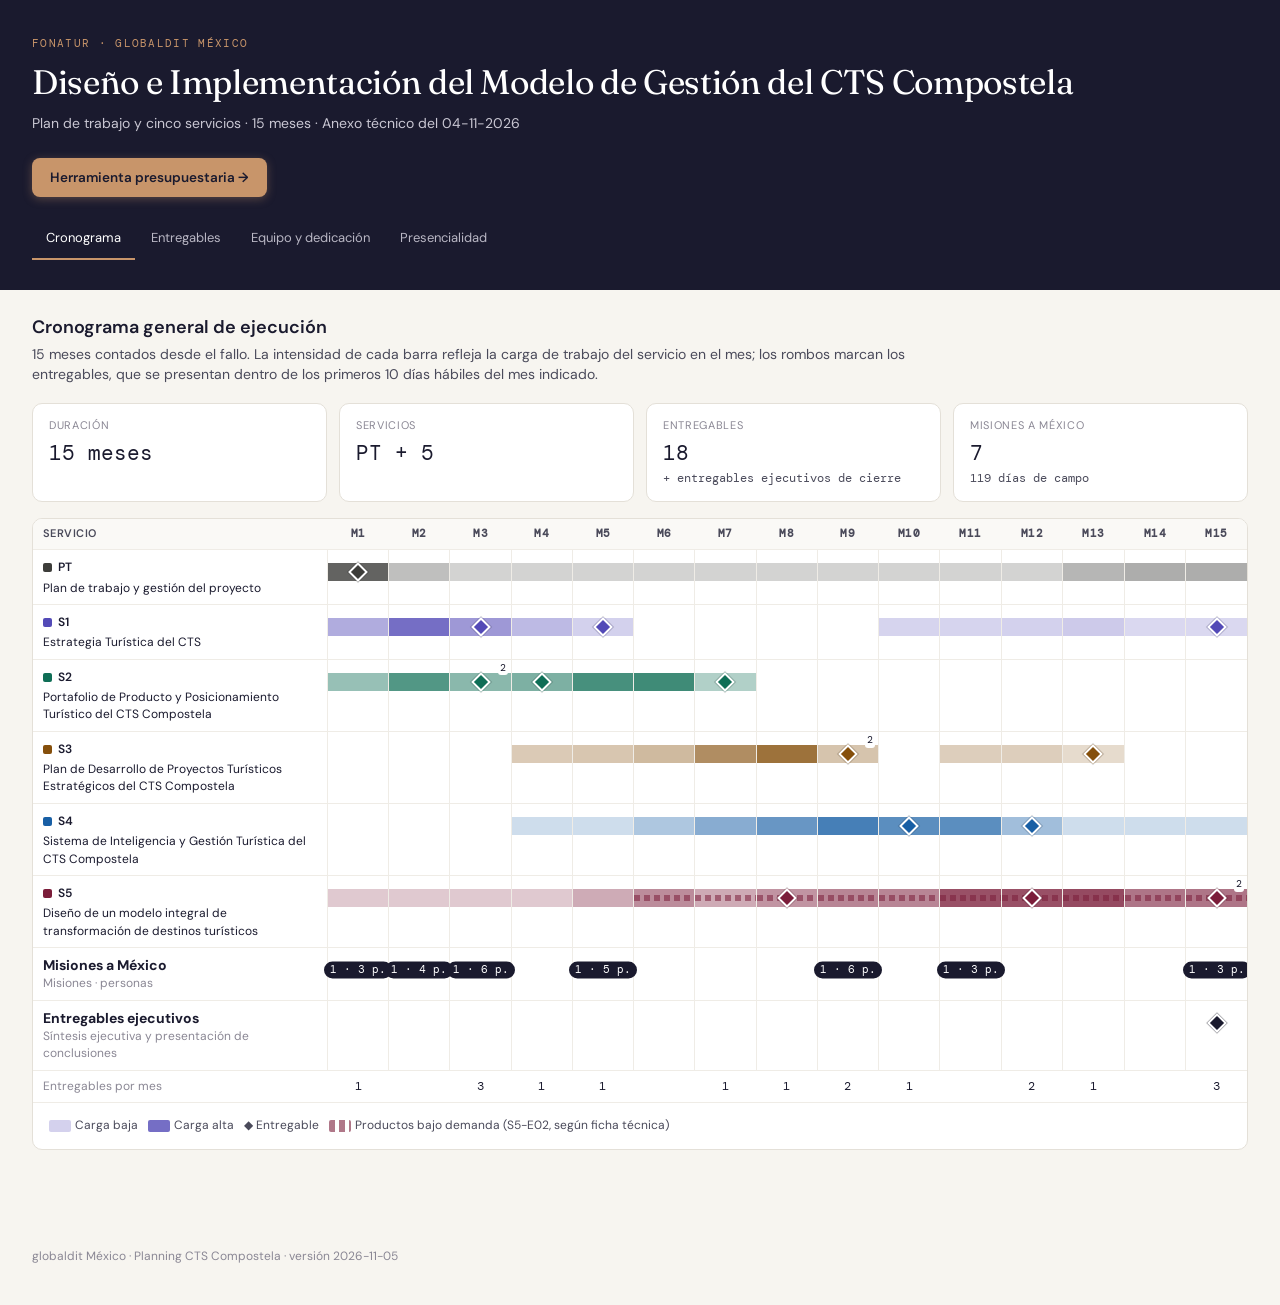
<file: index.html>
<!DOCTYPE html>
<html lang="es">
<head>
<meta charset="utf-8">
<meta name="viewport" content="width=device-width, initial-scale=1">
<title>CTS Compostela · Planning del proyecto</title>
<link rel="preconnect" href="https://fonts.googleapis.com">
<link href="https://fonts.googleapis.com/css2?family=Fraunces:ital,wght@0,300;0,400;0,600;1,300&family=DM+Sans:wght@300;400;500;600&family=DM+Mono:wght@400;500&display=swap" rel="stylesheet">
<link rel="stylesheet" href="assets/estilos.css?v=13">
</head>
<body>
<div id="banner"></div>
<header class="hero">
  <div class="hero-row">
    <div>
      <div class="brand-kicker">FONATUR · globaldit México</div>
      <h1>Diseño e Implementación del Modelo de Gestión del CTS Compostela</h1>
      <p id="hero-sub"></p>
    </div>
    <a class="btn-nav" href="presupuesto.html">Herramienta presupuestaria →</a>
  </div>
  <nav class="tabs" id="tabs" style="margin-top:22px">
    <button class="tab on" data-tab="cronograma">Cronograma</button>
    <button class="tab" data-tab="entregables">Entregables</button>
    <button class="tab" data-tab="dedicacion">Equipo y dedicación</button>
    <button class="tab" data-tab="desplazamientos">Presencialidad</button>
  </nav>
</header>
<main>
  <section class="panel on" id="p-cronograma"></section>
  <section class="panel" id="p-entregables"></section>
  <section class="panel" id="p-dedicacion"></section>
  <section class="panel" id="p-desplazamientos"></section>
</main>
<footer id="pie"></footer>
<script src="assets/modelo-publicado.js?v=13"></script>
<script src="assets/modelo.js?v=13"></script>
<script src="assets/planning.js?v=13"></script>
</body>
</html>
</file>
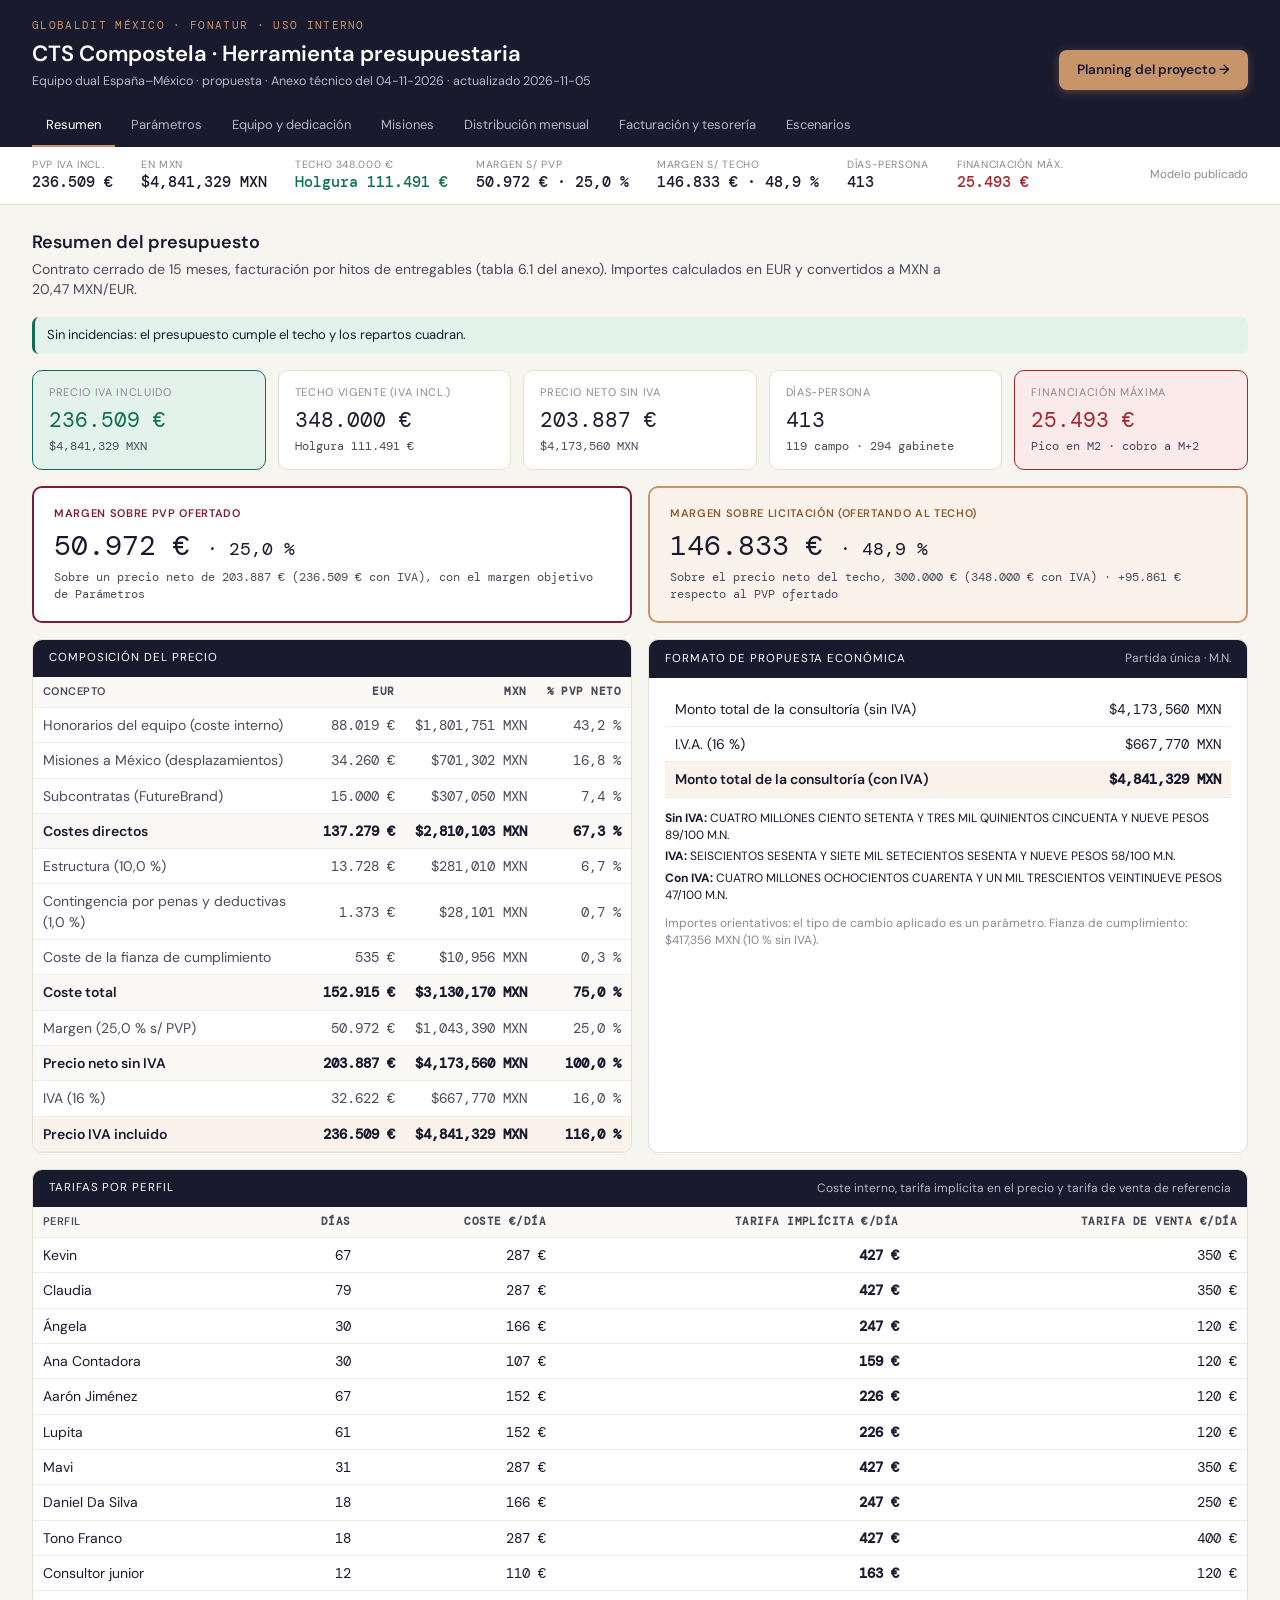
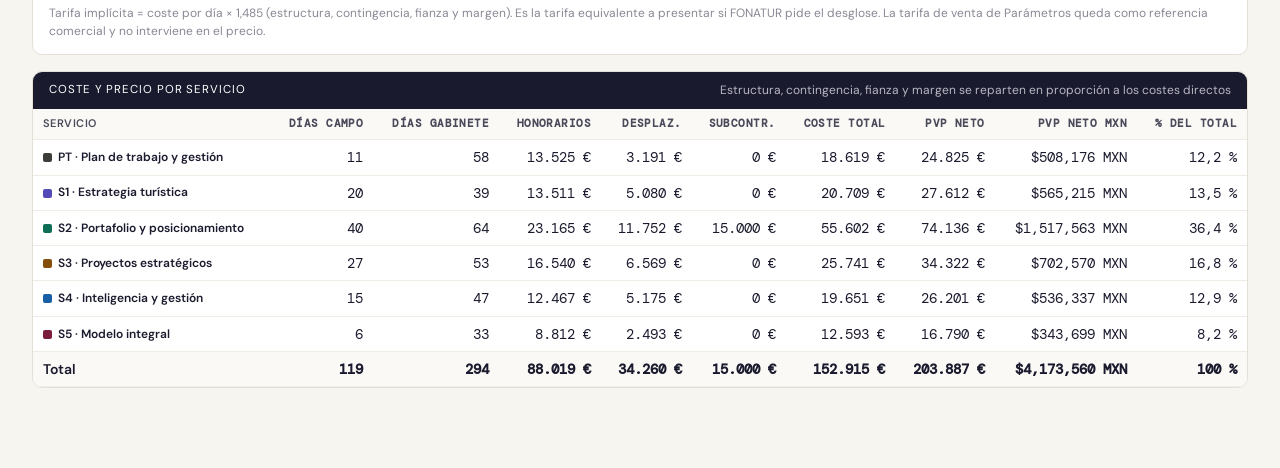
<file: presupuesto.html>
<!DOCTYPE html>
<html lang="es">
<head>
<meta charset="utf-8">
<meta name="viewport" content="width=device-width, initial-scale=1">
<meta name="robots" content="noindex, nofollow">
<title>CTS Compostela · Herramienta presupuestaria</title>
<link rel="preconnect" href="https://fonts.googleapis.com">
<link href="https://fonts.googleapis.com/css2?family=DM+Sans:wght@300;400;500;600&family=DM+Mono:wght@400;500&display=swap" rel="stylesheet">
<link rel="stylesheet" href="assets/estilos.css?v=13">
</head>
<body>

<header class="top">
  <div class="top-row">
    <div>
      <div class="brand-kicker">globaldit México · FONATUR · Uso interno</div>
      <div class="brand-title">CTS Compostela · Herramienta presupuestaria</div>
      <div class="brand-sub" id="sub-meta"></div>
    </div>
    <div class="top-switch"><a href="index.html">Planning del proyecto →</a></div>
  </div>
  <nav class="tabs" id="tabs">
    <button class="tab on" data-tab="resumen">Resumen</button>
    <button class="tab" data-tab="parametros">Parámetros</button>
    <button class="tab" data-tab="equipo">Equipo y dedicación</button>
    <button class="tab" data-tab="viajes">Misiones</button>
    <button class="tab" data-tab="distribucion">Distribución mensual</button>
    <button class="tab" data-tab="facturacion">Facturación y tesorería</button>
    <button class="tab" data-tab="escenarios">Escenarios</button>
  </nav>
</header>

<div class="kbar" id="kbar"></div>

<main>
  <section class="panel on" id="p-resumen"></section>
  <section class="panel" id="p-parametros"></section>
  <section class="panel" id="p-equipo"></section>
  <section class="panel" id="p-viajes"></section>
  <section class="panel" id="p-distribucion"></section>
  <section class="panel" id="p-facturacion"></section>
  <section class="panel" id="p-escenarios"></section>
</main>

<script src="assets/modelo-publicado.js?v=13"></script>
<script src="assets/modelo.js?v=13"></script>
<script src="assets/presupuesto.js?v=13"></script>
</body>
</html>
</file>
<file: assets/estilos.css>
:root {
  --ink: #1A1A2E;
  --ink-2: #4A4A5A;
  --ink-3: #8A8794;
  --paper: #F7F5F0;
  --white: #FFFFFF;
  --line: #E4E0D8;
  --line-2: #EFECE6;
  --granate: #7B1D3A;
  --granate-bg: #F7E9EE;
  --gold: #C8956A;
  --gold-bg: #FBF3EB;
  --ok: #0F6E56;
  --ok-bg: #E3F3EC;
  --err: #A3262A;
  --err-bg: #FBEAEA;
  --info: #185FA5;
  --info-bg: #E6EFF8;
  --input-bg: #EEF4FB;
  --input-line: #A9C8EC;
  --mono: "DM Mono", ui-monospace, monospace;
  --sans: "DM Sans", system-ui, sans-serif;
  --serif: "Fraunces", Georgia, serif;
}
* { box-sizing: border-box; }
html, body { margin: 0; padding: 0; }
body { font-family: var(--sans); color: var(--ink); background: var(--paper); font-size: 14px; line-height: 1.45; }
a { color: var(--granate); }

/* Cabecera */
.top { background: var(--ink); color: #fff; padding: 18px 32px 0; }
.top-row { display: flex; justify-content: space-between; align-items: flex-end; gap: 24px; flex-wrap: wrap; }
.brand-kicker { font-family: var(--mono); font-size: 11px; letter-spacing: .12em; text-transform: uppercase; color: var(--gold); }
.brand-title { font-size: 22px; font-weight: 600; margin: 4px 0 2px; }
.brand-sub { font-size: 12.5px; color: #B9B7C4; }
.top-switch a, a.btn-nav { display: inline-flex; align-items: center; gap: 8px; background: var(--gold); color: var(--ink); text-decoration: none; font-size: 13.5px; font-weight: 600; padding: 10px 18px; border-radius: 8px; box-shadow: 0 2px 10px rgba(200,149,106,.35); transition: background .15s, transform .15s; white-space: nowrap; }
.top-switch a:hover, a.btn-nav:hover { background: #D9A97F; transform: translateY(-1px); }
.hero-row { display: flex; justify-content: space-between; align-items: flex-start; gap: 24px; flex-wrap: wrap; }
.tabs { display: flex; gap: 2px; margin-top: 16px; overflow-x: auto; }
.tab { background: transparent; color: #B9B7C4; border: 0; font: inherit; font-size: 13px; padding: 10px 14px; cursor: pointer; border-bottom: 2px solid transparent; white-space: nowrap; }
.tab:hover { color: #fff; }
.tab.on { color: #fff; border-bottom-color: var(--gold); }

/* Barra de cifras clave */
.kbar { position: sticky; top: 0; z-index: 20; background: var(--white); border-bottom: 1px solid var(--line); padding: 10px 32px; display: flex; gap: 28px; flex-wrap: wrap; align-items: center; }
.kbar .k { display: flex; flex-direction: column; }
.kbar .k span { font-size: 10.5px; color: var(--ink-3); text-transform: uppercase; letter-spacing: .06em; }
.kbar .k b { font-family: var(--mono); font-weight: 500; font-size: 15px; }
.kbar .k b.neg { color: var(--err); }
.kbar .k b.pos { color: var(--ok); }
.kbar .estado { margin-left: auto; font-size: 11.5px; color: var(--ink-3); }

main { padding: 24px 32px 64px; max-width: 1480px; }
.panel { display: none; }
.panel.on { display: block; }
h2 { font-size: 18px; font-weight: 600; margin: 0 0 4px; }
h3 { font-size: 14px; font-weight: 600; margin: 0; }
.lead { color: var(--ink-2); margin: 0 0 18px; max-width: 920px; }
.muted { color: var(--ink-3); }
.small { font-size: 12px; }

/* Tarjetas */
.grid { display: grid; gap: 16px; }
.g2 { grid-template-columns: repeat(auto-fit, minmax(420px, 1fr)); }
.g3 { grid-template-columns: repeat(auto-fit, minmax(300px, 1fr)); }
.card { background: var(--white); border: 1px solid var(--line); border-radius: 10px; overflow: hidden; margin-bottom: 16px; }
.card-h { background: var(--ink); color: #fff; padding: 10px 16px; font-size: 11.5px; text-transform: uppercase; letter-spacing: .08em; display: flex; justify-content: space-between; align-items: center; gap: 12px; }
.card-h .hint { text-transform: none; letter-spacing: 0; color: #B9B7C4; font-size: 12px; }
.card-b { padding: 14px 16px; }
.card-b.flush { padding: 0; }

/* KPI */
.kpis { display: grid; grid-template-columns: repeat(auto-fit, minmax(190px, 1fr)); gap: 12px; margin-bottom: 16px; }
.kpi { background: var(--white); border: 1px solid var(--line); border-radius: 10px; padding: 14px 16px; }
.kpi .l { font-size: 11px; color: var(--ink-3); text-transform: uppercase; letter-spacing: .06em; }
.kpi .v { font-family: var(--mono); font-size: 21px; margin-top: 4px; }
.kpi .s { font-size: 12px; color: var(--ink-2); margin-top: 2px; font-family: var(--mono); }
.kpi.alert { border-color: var(--err); background: var(--err-bg); }
.kpi.alert .v { color: var(--err); }
.kpi.good { border-color: var(--ok); background: var(--ok-bg); }
.kpi.good .v { color: var(--ok); }

/* Tablas */
table { border-collapse: collapse; width: 100%; }
th, td { padding: 7px 10px; border-bottom: 1px solid var(--line-2); text-align: left; vertical-align: middle; }
th { font-size: 11px; font-weight: 600; color: var(--ink-2); text-transform: uppercase; letter-spacing: .04em; background: #FAF9F6; }
td.n, th.n { text-align: right; font-family: var(--mono); white-space: nowrap; }
td.c, th.c { text-align: center; }
tr.tot td { font-weight: 600; background: #FAF9F6; border-top: 1px solid var(--line); }
tr.sub td { color: var(--ink-2); }
tr.hl td { background: var(--gold-bg); font-weight: 600; }
.scroll { overflow-x: auto; }
.mono { font-family: var(--mono); }

/* Entradas */
input[type=number], input[type=text], input[type=date], select {
  font: inherit; font-family: var(--mono); font-size: 13px; color: #1E3A8A; background: var(--input-bg);
  border: 1px solid var(--input-line); border-radius: 5px; padding: 4px 7px; width: 100%;
}
input[type=text] { font-family: var(--sans); }
select { font-family: var(--sans); }
input:focus, select:focus { outline: 2px solid var(--gold); outline-offset: 0; }
input.w60 { width: 60px; } input.w70 { width: 70px; } input.w90 { width: 90px; } input.w110 { width: 110px; }
input.adj { background: var(--gold-bg); border-color: var(--gold); color: var(--granate); font-weight: 600; }
input.ghost { background: transparent; border-color: transparent; color: var(--ink-2); }
input.ghost:hover { border-color: var(--input-line); }
.prow { display: grid; grid-template-columns: 1fr 120px 40px; gap: 10px; align-items: center; padding: 7px 0; border-bottom: 1px solid var(--line-2); }
.prow:last-child { border-bottom: 0; }
.prow .u { font-size: 12px; color: var(--ink-3); }
.prow .d { font-size: 11.5px; color: var(--ink-3); }

button.btn { font: inherit; font-size: 13px; border: 1px solid var(--ink); background: var(--ink); color: #fff; padding: 7px 14px; border-radius: 6px; cursor: pointer; }
button.btn.sec { background: var(--white); color: var(--ink); border-color: var(--line); }
button.btn.sec:hover { border-color: var(--ink-3); }
button.btn.danger { background: var(--white); color: var(--err); border-color: #E8C4C4; }
button.x { border: 0; background: transparent; color: var(--ink-3); cursor: pointer; font-size: 16px; line-height: 1; padding: 2px 6px; }
button.x:hover { color: var(--err); }
.btns { display: flex; gap: 8px; flex-wrap: wrap; }

/* Avisos */
.avisos { display: flex; flex-direction: column; gap: 6px; margin-bottom: 16px; }
.aviso { padding: 9px 12px; border-radius: 7px; font-size: 13px; border-left: 3px solid; }
.aviso.error { background: var(--err-bg); border-color: var(--err); }
.aviso.info { background: var(--info-bg); border-color: var(--info); }
.aviso.ok { background: var(--ok-bg); border-color: var(--ok); }

/* Etiquetas de servicio */
.svc { display: inline-flex; align-items: center; gap: 6px; font-size: 12px; font-weight: 600; white-space: nowrap; }
.svc i { width: 9px; height: 9px; border-radius: 2px; display: inline-block; }
.chip { display: inline-block; font-family: var(--mono); font-size: 11px; padding: 1px 6px; border-radius: 4px; background: var(--line-2); color: var(--ink-2); margin: 1px 2px 1px 0; }
.chip.e { background: var(--granate-bg); color: var(--granate); }
.chip.d { background: var(--gold-bg); color: #8A5A2E; }
.pchk { display: inline-flex; align-items: center; gap: 3px; font-size: 11.5px; margin: 2px 6px 2px 0; white-space: nowrap; cursor: pointer; }
.pchk input { margin: 0; }

/* Mapa de calor */
.heat td.h { text-align: center; font-family: var(--mono); font-size: 12px; min-width: 42px; padding: 6px 4px; }
.h0 { color: #C9C6CE; }
.h1 { background: #F3EBF0; } .h2 { background: #E6CCD7; } .h3 { background: #D3A3B6; } .h4 { background: #B66F8B; color: #fff; } .h5 { background: #7B1D3A; color: #fff; }

/* Tablas compactas de meses */
.mtab th, .mtab td { padding: 6px 6px; }
.mtab td input { width: 62px; text-align: right; padding: 3px 4px; font-size: 12px; }
.legend { display: flex; gap: 10px; flex-wrap: wrap; align-items: center; font-size: 12px; color: var(--ink-2); }
.legend .sw { width: 22px; height: 12px; border-radius: 2px; display: inline-block; vertical-align: middle; margin-right: 4px; }

/* Numeral 7 */
.n7 th.grp { text-align: center; border-left: 1px solid var(--line); }
.n7 td.bl, .n7 th.bl { border-left: 1px solid var(--line); }
.n7 td input { width: 54px; text-align: right; padding: 3px 5px; }
.n7 td.calc { color: var(--ink-2); font-family: var(--mono); text-align: right; }

/* Gráfico tesorería */
.chart svg { display: block; width: 100%; height: auto; }

/* Planning (cliente) */
.hero { background: var(--ink); color: #fff; padding: 36px 32px 30px; }
.hero h1 { font-family: var(--serif); font-weight: 400; font-size: 34px; margin: 6px 0 6px; letter-spacing: -.01em; }
.hero p { color: #C9C7D3; max-width: 820px; margin: 0; }
.gantt { overflow-x: auto; }
.gantt table { min-width: 1100px; }
.gantt td, .gantt th { border-bottom: 1px solid var(--line-2); }
.gantt th.m { text-align: center; width: 62px; font-family: var(--mono); }
.gantt td.lbl { width: 300px; }
.gantt td.cell { padding: 0; height: 44px; position: relative; border-left: 1px solid var(--line-2); }
.gantt .bar { position: absolute; left: 0; right: 0; top: 13px; height: 18px; }
.gantt .dia { position: absolute; left: 50%; top: 22px; width: 14px; height: 14px; transform: translate(-50%, -50%) rotate(45deg); border: 2px solid #fff; box-shadow: 0 0 0 1px rgba(0,0,0,.15); }
.gantt .dia-n { position: absolute; right: 3px; top: 2px; font-family: var(--mono); font-size: 9.5px; color: var(--ink); background: #fff; border-radius: 3px; padding: 0 2px; }
.gantt .trip { position: absolute; left: 50%; top: 22px; transform: translate(-50%, -50%); font-family: var(--mono); font-size: 10.5px; background: var(--ink); color: #fff; border-radius: 9px; padding: 1px 6px; white-space: nowrap; }
.gantt .dem { position: absolute; left: 0; right: 0; top: 19px; height: 6px; background: repeating-linear-gradient(90deg, var(--granate) 0 6px, transparent 6px 10px); opacity: .55; }
.entmes { display: grid; grid-template-columns: repeat(auto-fill, minmax(260px, 1fr)); gap: 12px; }
.entmes .mcard { background: var(--white); border: 1px solid var(--line); border-radius: 10px; padding: 12px 14px; }
.entmes .mcard h4 { margin: 0 0 8px; font-family: var(--mono); font-size: 12px; color: var(--granate); letter-spacing: .06em; }
.entmes .it { display: grid; grid-template-columns: 62px 1fr; gap: 8px; font-size: 12.5px; padding: 4px 0; border-top: 1px solid var(--line-2); }
.entmes .it:first-of-type { border-top: 0; }
.banner { padding: 9px 32px; font-size: 12.5px; background: var(--gold-bg); color: #6A4421; border-bottom: 1px solid #EAD6C2; display: flex; gap: 12px; align-items: center; flex-wrap: wrap; }
.banner button { font: inherit; font-size: 12px; border: 1px solid #D9B48F; background: #fff; border-radius: 5px; padding: 3px 9px; cursor: pointer; }
footer { padding: 18px 32px 40px; font-size: 12px; color: var(--ink-3); }

@media print {
  .tabs, .kbar, .btns, .banner, .top-switch { display: none !important; }
  .panel { display: block !important; page-break-after: always; }
  body { background: #fff; }
}
td.neg { color: var(--err); }
.hero .tabs .tab { color: #B9B7C4; }
.hero .tabs .tab.on { color: #fff; }
.mtab td { white-space: nowrap; }
td.mono, .chip { white-space: nowrap; }
.entmes .it .chip { align-self: start; text-align: center; }
</file>
